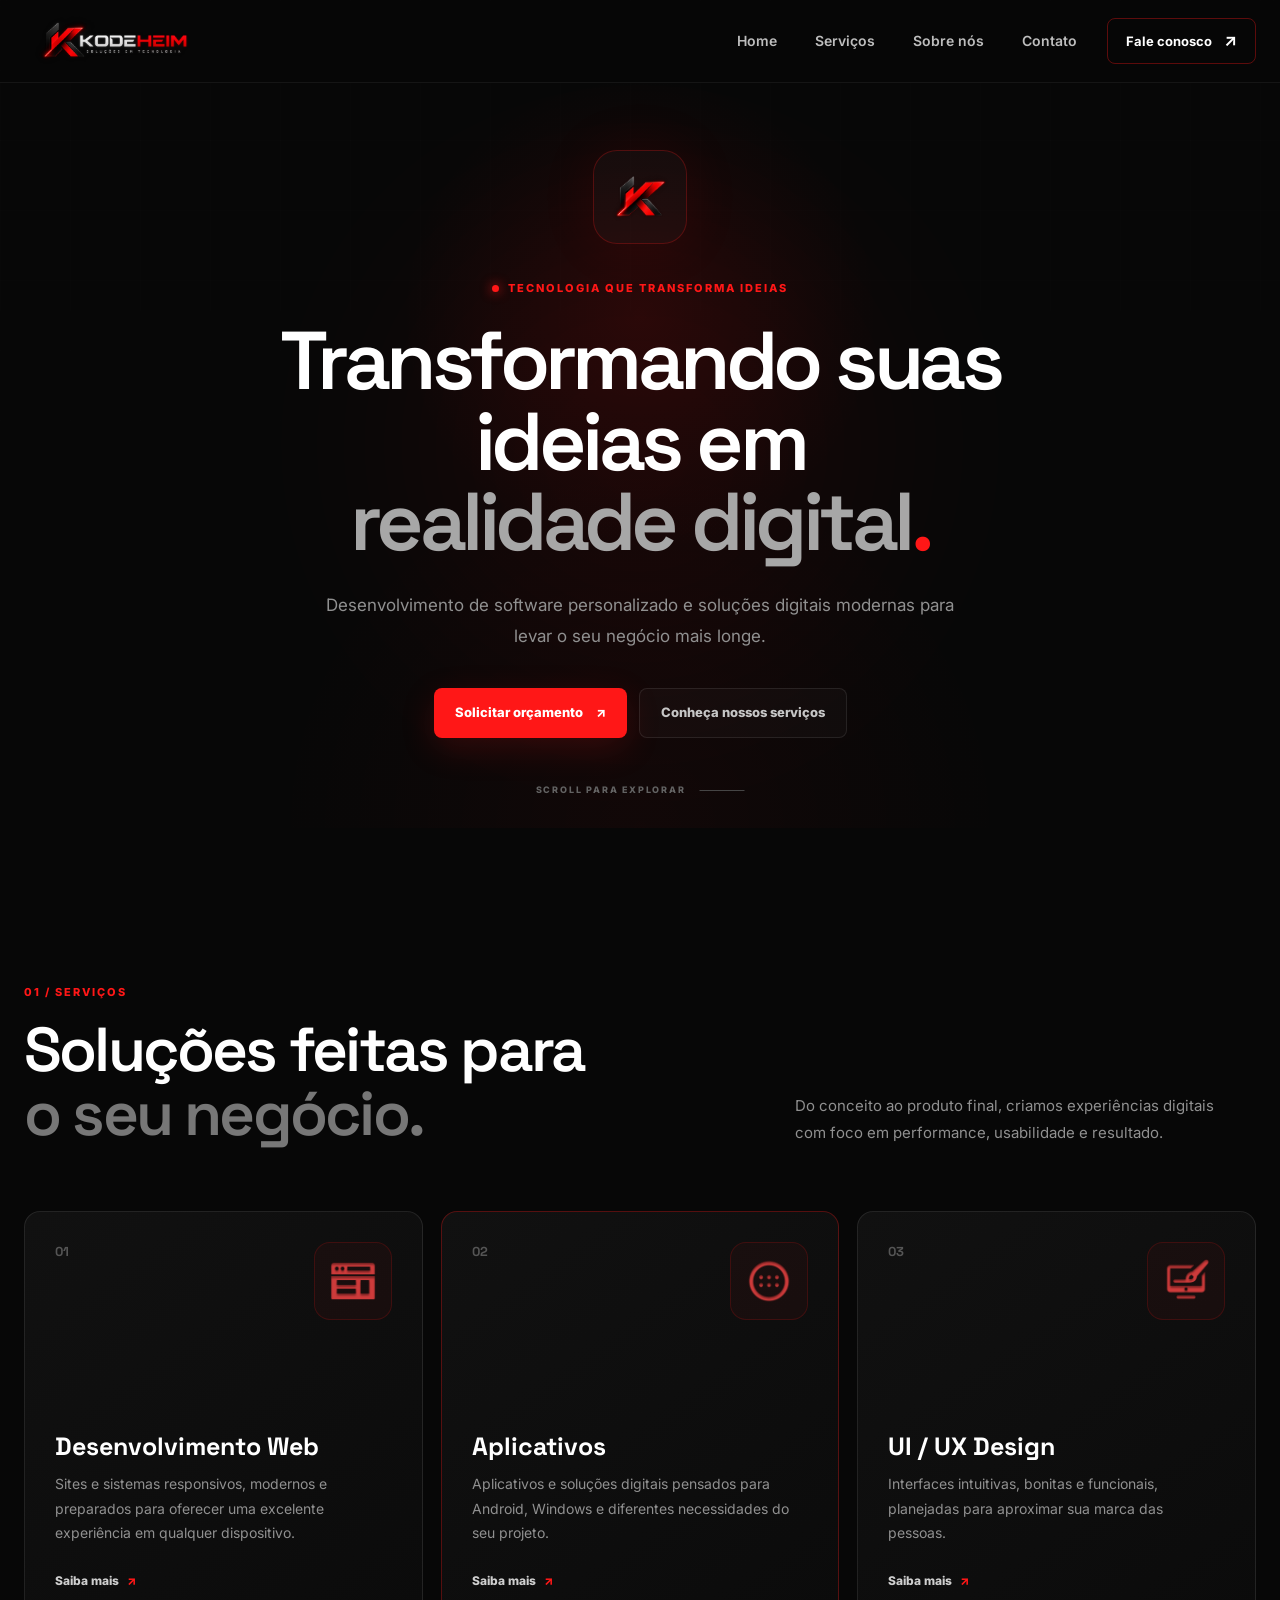
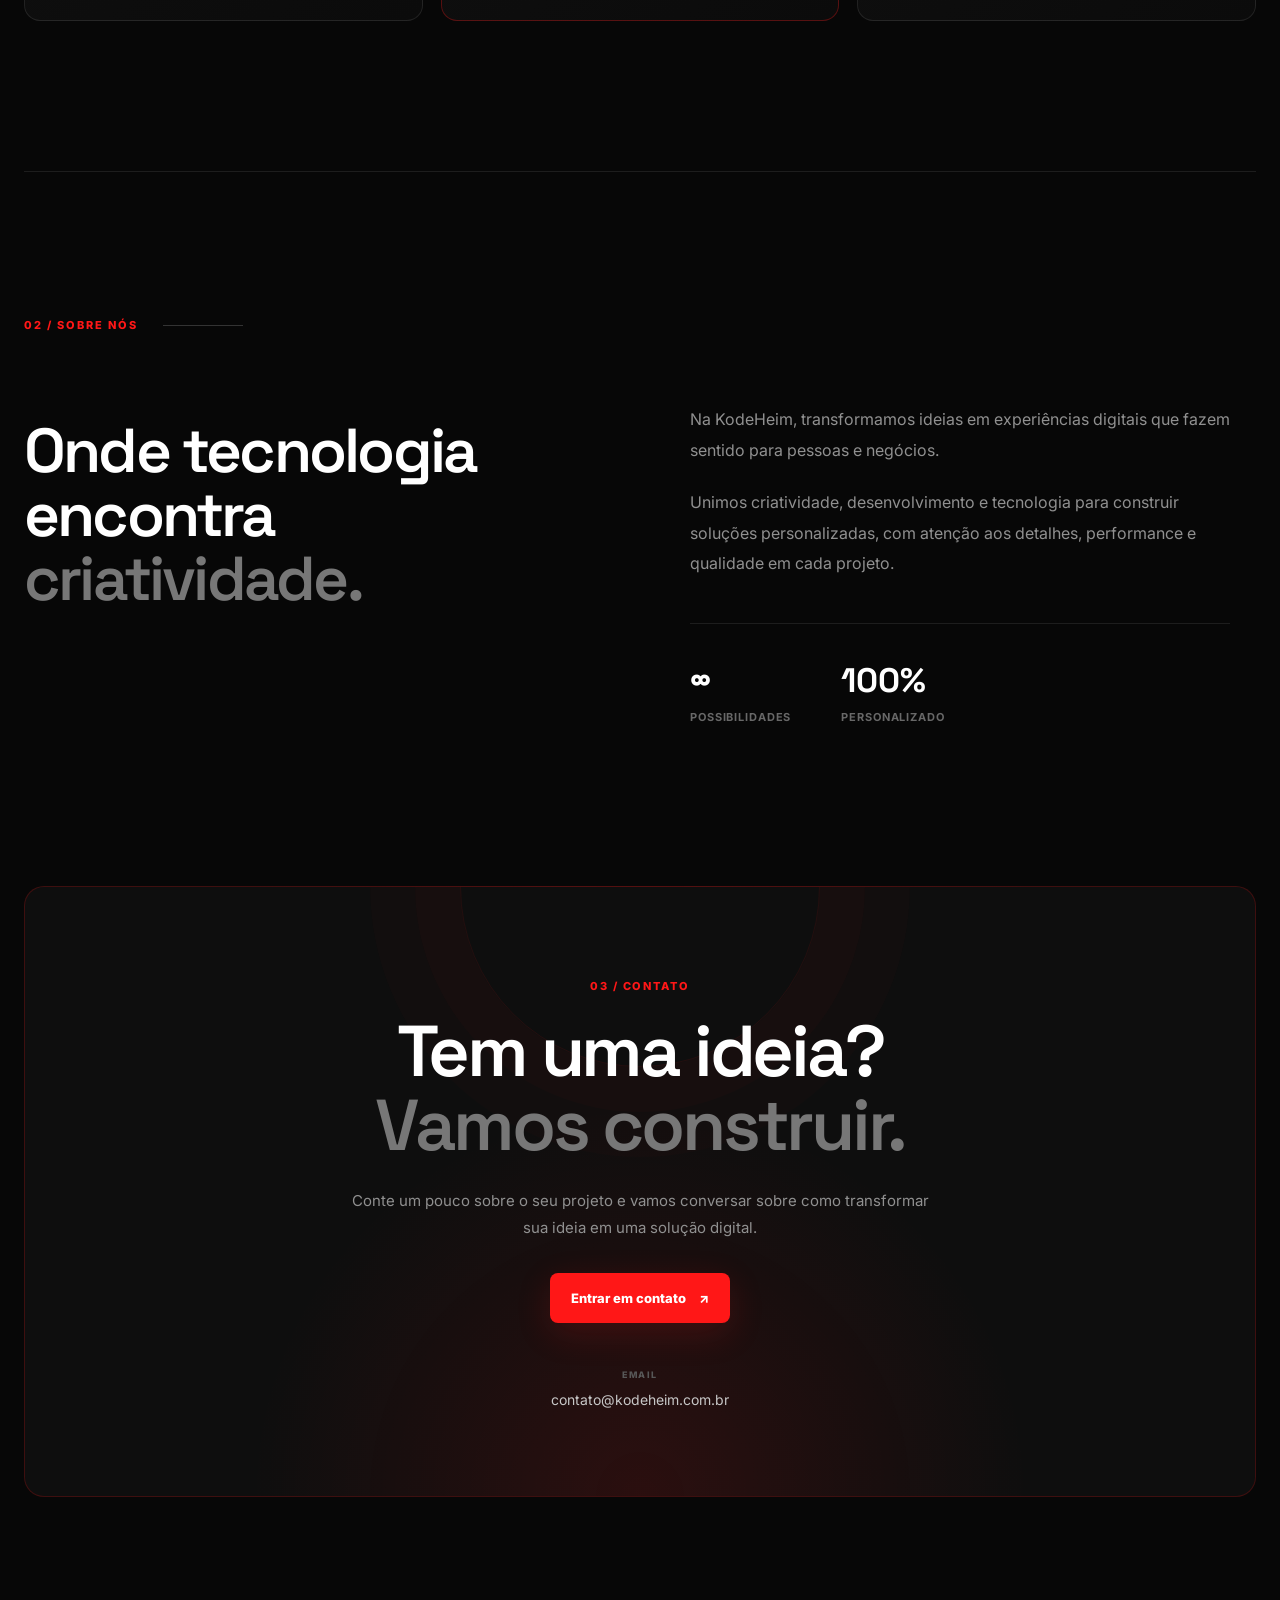
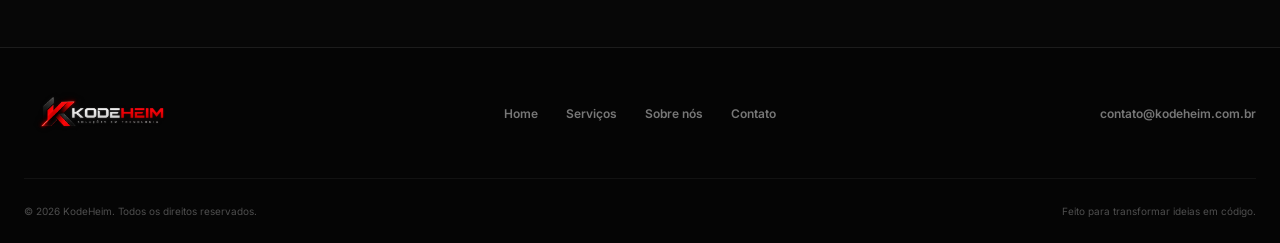
<file: index.html>
<!DOCTYPE html>
<html lang="pt-BR">
<head>
    <meta charset="UTF-8">
    <meta name="viewport" content="width=device-width, initial-scale=1.0">

    <meta name="description" content="KodeHeim — desenvolvimento web, aplicativos e interfaces digitais modernas.">
    <meta name="theme-color" content="#090909">

    <title>KodeHeim | Soluções Digitais</title>

    <link rel="preconnect" href="https://fonts.googleapis.com">
    <link rel="preconnect" href="https://fonts.gstatic.com" crossorigin>
    <link href="https://fonts.googleapis.com/css2?family=Inter:wght@400;500;600;700;800&family=Space+Grotesk:wght@500;600;700&display=swap" rel="stylesheet">

    <link rel="stylesheet" href="style.css">
</head>

<body>
    <header class="topo">
        <div class="container header-container">

            <a class="logo" href="#inicio" aria-label="KodeHeim - início">
                <img src="./assets/logo-kodeheim.png" alt="Logo KodeHeim" class="logo-img">
            </a>

            <!-- Menu CSS-only: não depende de JavaScript -->
            <input class="menu-check" type="checkbox" id="menu-check" aria-label="Abrir menu">
            <label class="menu-toggle" for="menu-check" aria-label="Abrir menu">
                <span></span>
                <span></span>
                <span></span>
            </label>

            <nav class="menu" aria-label="Navegação principal">
                <a href="#inicio">Home</a>
                <a href="#servicos">Serviços</a>
                <a href="#sobre">Sobre nós</a>
                <a href="#contato">Contato</a>
            </nav>

            <a class="header-action" href="#contato">
                <span>Fale conosco</span>
                <span class="arrow">↗</span>
            </a>
        </div>
    </header>

    <main>
        <section class="hero" id="inicio">
            <div class="hero-glow"></div>

            <div class="hero-content">
                <div class="hero-icon">
                    <img src="./assets/Logotipok.png" alt="Ícone da KodeHeim">
                </div>

                <span class="eyebrow"><span></span> tecnologia que transforma ideias</span>

                <h1>
                    Transformando suas ideias em
                    <strong>realidade digital<span>.</span></strong>
                </h1>

                <p>
                    Desenvolvimento de software personalizado e soluções digitais
                    modernas para levar o seu negócio mais longe.
                </p>

                <div class="hero-buttons">
                    <a class="btn btn-primary" href="#contato">
                        Solicitar orçamento
                        <span>↗</span>
                    </a>
                    <a class="btn btn-secondary" href="#servicos">
                        Conheça nossos serviços
                    </a>
                </div>
            </div>

            <div class="hero-bottom">
                <span>SCROLL PARA EXPLORAR</span>
                <span class="scroll-line"></span>
            </div>
        </section>

        <section class="services section" id="servicos">
            <div class="section-heading">
                <div>
                    <span class="section-tag">01 / SERVIÇOS</span>
                    <h2>Soluções feitas para<br><strong>o seu negócio.</strong></h2>
                </div>
                <p>
                    Do conceito ao produto final, criamos experiências digitais
                    com foco em performance, usabilidade e resultado.
                </p>
            </div>

            <div class="services-grid">
                <article class="service-card">
                    <div class="service-top">
                        <span class="service-number">01</span>
                        <div class="service-icon">
                            <img src="./assets/WebService.png" alt="">
                        </div>
                    </div>
                    <h3>Desenvolvimento Web</h3>
                    <p>Sites e sistemas responsivos, modernos e preparados para oferecer uma excelente experiência em qualquer dispositivo.</p>
                    <a href="#contato" class="service-link">Saiba mais <span>↗</span></a>
                </article>

                <article class="service-card featured">
                    <div class="service-top">
                        <span class="service-number">02</span>
                        <div class="service-icon">
                            <img src="./assets/AppService.png" alt="">
                        </div>
                    </div>
                    <h3>Aplicativos</h3>
                    <p>Aplicativos e soluções digitais pensados para Android, Windows e diferentes necessidades do seu projeto.</p>
                    <a href="#contato" class="service-link">Saiba mais <span>↗</span></a>
                </article>

                <article class="service-card">
                    <div class="service-top">
                        <span class="service-number">03</span>
                        <div class="service-icon">
                            <img src="./assets/DesignService.png" alt="">
                        </div>
                    </div>
                    <h3>UI / UX Design</h3>
                    <p>Interfaces intuitivas, bonitas e funcionais, planejadas para aproximar sua marca das pessoas.</p>
                    <a href="#contato" class="service-link">Saiba mais <span>↗</span></a>
                </article>
            </div>
        </section>

        <section class="about section" id="sobre">
            <div class="about-label">
                <span class="section-tag">02 / SOBRE NÓS</span>
                <span class="about-line"></span>
            </div>

            <div class="about-content">
                <div>
                    <h2>Onde tecnologia<br>encontra <strong>criatividade.</strong></h2>
                </div>

                <div class="about-text">
                    <p>
                        Na KodeHeim, transformamos ideias em experiências digitais
                        que fazem sentido para pessoas e negócios.
                    </p>
                    <p>
                        Unimos criatividade, desenvolvimento e tecnologia para
                        construir soluções personalizadas, com atenção aos detalhes,
                        performance e qualidade em cada projeto.
                    </p>

                    <div class="about-stats">
                        <div>
                            <strong>∞</strong>
                            <span>possibilidades</span>
                        </div>
                        <div>
                            <strong>100%</strong>
                            <span>personalizado</span>
                        </div>
                    </div>
                </div>
            </div>
        </section>

        <section class="contact section" id="contato">
            <div class="contact-card">
                <div class="contact-decoration"></div>

                <span class="section-tag">03 / CONTATO</span>
                <h2>Tem uma ideia?<br><strong>Vamos construir.</strong></h2>
                <p>
                    Conte um pouco sobre o seu projeto e vamos conversar
                    sobre como transformar sua ideia em uma solução digital.
                </p>

                <a class="btn btn-primary" href="mailto:contato@kodeheim.com.br">
                    Entrar em contato
                    <span>↗</span>
                </a>

                <div class="contact-email">
                    <span>EMAIL</span>
                    <a href="mailto:contato@kodeheim.com.br">contato@kodeheim.com.br</a>
                </div>
            </div>
        </section>
    </main>

    <footer class="footer">
        <div class="footer-main">
            <a class="footer-logo" href="#inicio">
                <img src="./assets/logo-kodeheim.png" alt="KodeHeim">
            
            </a>

            <div class="footer-nav">
                <a href="#inicio">Home</a>
                <a href="#servicos">Serviços</a>
                <a href="#sobre">Sobre nós</a>
                <a href="#contato">Contato</a>
            </div>

            <a class="footer-mail" href="mailto:contato@kodeheim.com.br">
                contato@kodeheim.com.br
            </a>
        </div>

        <div class="footer-bottom">
            <span>© 2026 KodeHeim. Todos os direitos reservados.</span>
            <span>Feito para transformar ideias em código.</span>
        </div>
    </footer>
</body>
</html>
</file>
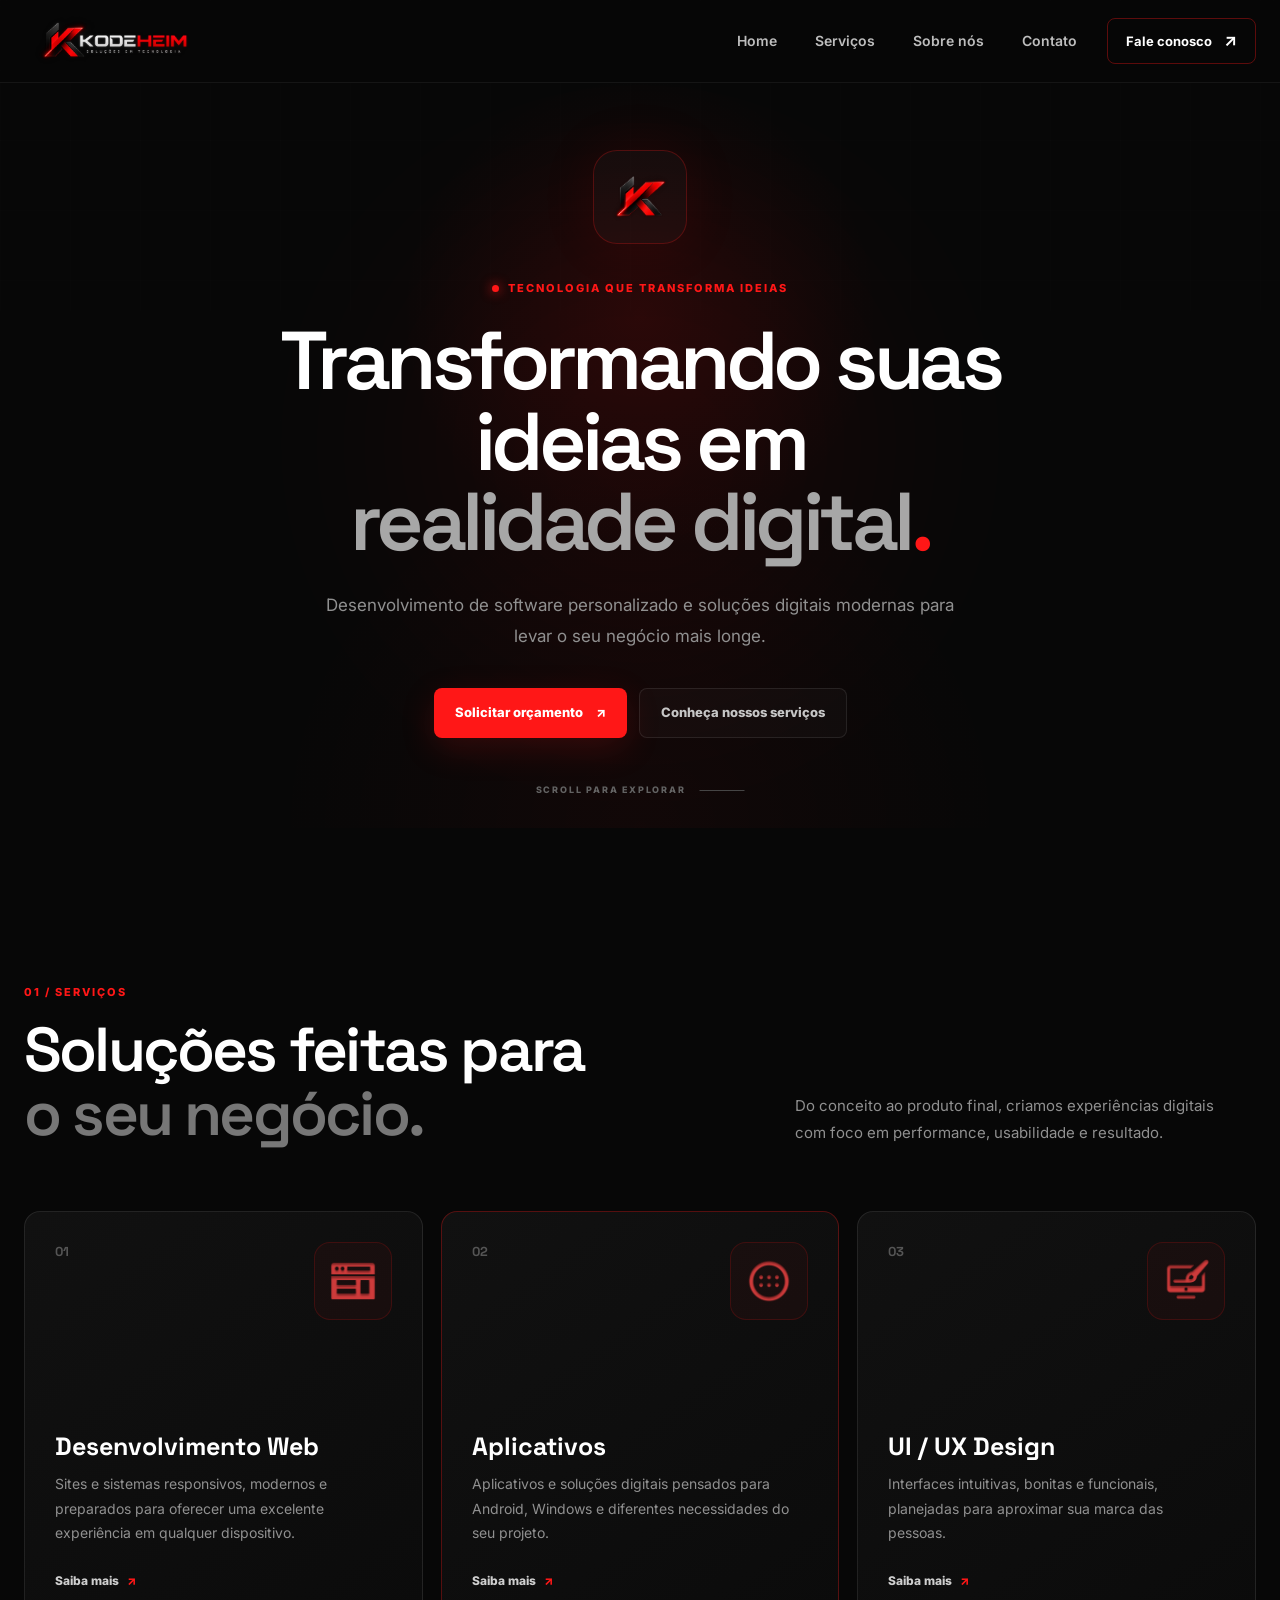
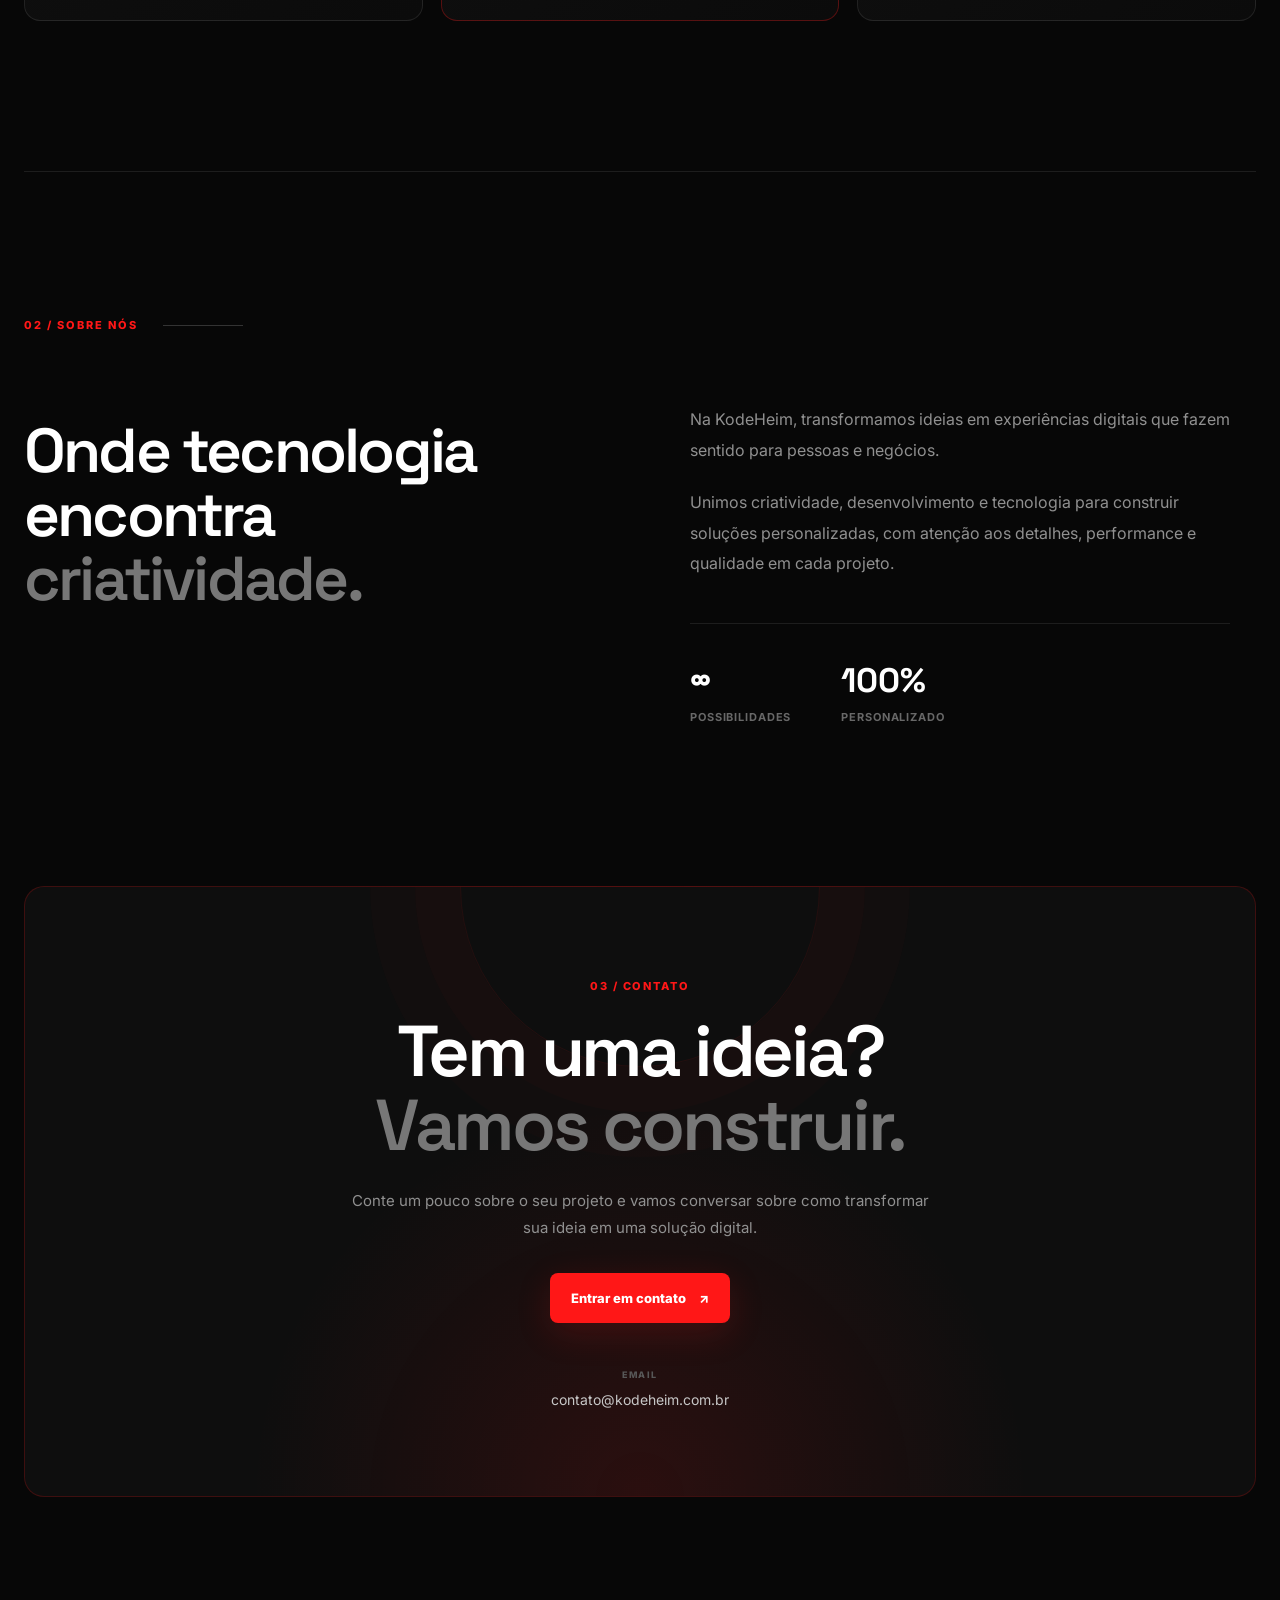
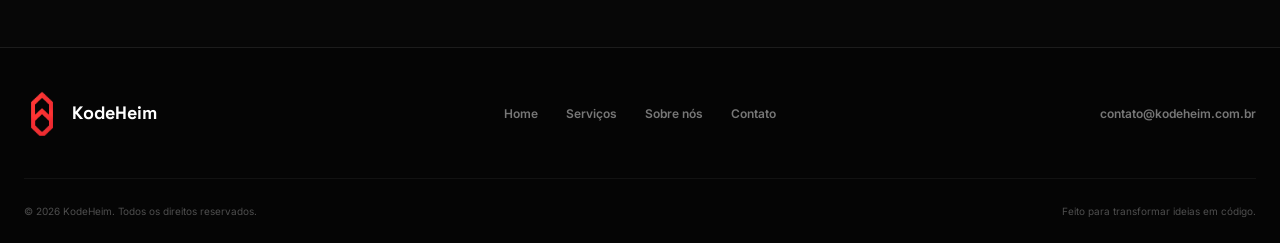
<file: kodeheim/index.html>
<!DOCTYPE html>
<html lang="pt-BR">
<head>
    <meta charset="UTF-8">
    <meta name="viewport" content="width=device-width, initial-scale=1.0">

    <meta name="description" content="KodeHeim — desenvolvimento web, aplicativos e interfaces digitais modernas.">
    <meta name="theme-color" content="#090909">

    <title>KodeHeim | Soluções Digitais</title>

    <link rel="preconnect" href="https://fonts.googleapis.com">
    <link rel="preconnect" href="https://fonts.gstatic.com" crossorigin>
    <link href="https://fonts.googleapis.com/css2?family=Inter:wght@400;500;600;700;800&family=Space+Grotesk:wght@500;600;700&display=swap" rel="stylesheet">

    <link rel="stylesheet" href="style.css">
</head>

<body>
    <header class="topo">
        <div class="container header-container">

            <a class="logo" href="#inicio" aria-label="KodeHeim - início">
                <img src="./assets/logo-kodeheim.png" alt="Logo KodeHeim" class="logo-img">
            </a>

            <!-- Menu CSS-only: não depende de JavaScript -->
            <input class="menu-check" type="checkbox" id="menu-check" aria-label="Abrir menu">
            <label class="menu-toggle" for="menu-check" aria-label="Abrir menu">
                <span></span>
                <span></span>
                <span></span>
            </label>

            <nav class="menu" aria-label="Navegação principal">
                <a href="#inicio">Home</a>
                <a href="#servicos">Serviços</a>
                <a href="#sobre">Sobre nós</a>
                <a href="#contato">Contato</a>
            </nav>

            <a class="header-action" href="#contato">
                <span>Fale conosco</span>
                <span class="arrow">↗</span>
            </a>
        </div>
    </header>

    <main>
        <section class="hero" id="inicio">
            <div class="hero-glow"></div>

            <div class="hero-content">
                <div class="hero-icon">
                    <img src="./assets/Logotipo K Neon Vermelho e Metalizado.png" alt="Ícone da KodeHeim">
                </div>

                <span class="eyebrow"><span></span> tecnologia que transforma ideias</span>

                <h1>
                    Transformando suas ideias em
                    <strong>realidade digital<span>.</span></strong>
                </h1>

                <p>
                    Desenvolvimento de software personalizado e soluções digitais
                    modernas para levar o seu negócio mais longe.
                </p>

                <div class="hero-buttons">
                    <a class="btn btn-primary" href="#contato">
                        Solicitar orçamento
                        <span>↗</span>
                    </a>
                    <a class="btn btn-secondary" href="#servicos">
                        Conheça nossos serviços
                    </a>
                </div>
            </div>

            <div class="hero-bottom">
                <span>SCROLL PARA EXPLORAR</span>
                <span class="scroll-line"></span>
            </div>
        </section>

        <section class="services section" id="servicos">
            <div class="section-heading">
                <div>
                    <span class="section-tag">01 / SERVIÇOS</span>
                    <h2>Soluções feitas para<br><strong>o seu negócio.</strong></h2>
                </div>
                <p>
                    Do conceito ao produto final, criamos experiências digitais
                    com foco em performance, usabilidade e resultado.
                </p>
            </div>

            <div class="services-grid">
                <article class="service-card">
                    <div class="service-top">
                        <span class="service-number">01</span>
                        <div class="service-icon">
                            <img src="./assets/WebService.png" alt="">
                        </div>
                    </div>
                    <h3>Desenvolvimento Web</h3>
                    <p>Sites e sistemas responsivos, modernos e preparados para oferecer uma excelente experiência em qualquer dispositivo.</p>
                    <a href="#contato" class="service-link">Saiba mais <span>↗</span></a>
                </article>

                <article class="service-card featured">
                    <div class="service-top">
                        <span class="service-number">02</span>
                        <div class="service-icon">
                            <img src="./assets/AppService.png" alt="">
                        </div>
                    </div>
                    <h3>Aplicativos</h3>
                    <p>Aplicativos e soluções digitais pensados para Android, Windows e diferentes necessidades do seu projeto.</p>
                    <a href="#contato" class="service-link">Saiba mais <span>↗</span></a>
                </article>

                <article class="service-card">
                    <div class="service-top">
                        <span class="service-number">03</span>
                        <div class="service-icon">
                            <img src="./assets/DesignService.png" alt="">
                        </div>
                    </div>
                    <h3>UI / UX Design</h3>
                    <p>Interfaces intuitivas, bonitas e funcionais, planejadas para aproximar sua marca das pessoas.</p>
                    <a href="#contato" class="service-link">Saiba mais <span>↗</span></a>
                </article>
            </div>
        </section>

        <section class="about section" id="sobre">
            <div class="about-label">
                <span class="section-tag">02 / SOBRE NÓS</span>
                <span class="about-line"></span>
            </div>

            <div class="about-content">
                <div>
                    <h2>Onde tecnologia<br>encontra <strong>criatividade.</strong></h2>
                </div>

                <div class="about-text">
                    <p>
                        Na KodeHeim, transformamos ideias em experiências digitais
                        que fazem sentido para pessoas e negócios.
                    </p>
                    <p>
                        Unimos criatividade, desenvolvimento e tecnologia para
                        construir soluções personalizadas, com atenção aos detalhes,
                        performance e qualidade em cada projeto.
                    </p>

                    <div class="about-stats">
                        <div>
                            <strong>∞</strong>
                            <span>possibilidades</span>
                        </div>
                        <div>
                            <strong>100%</strong>
                            <span>personalizado</span>
                        </div>
                    </div>
                </div>
            </div>
        </section>

        <section class="contact section" id="contato">
            <div class="contact-card">
                <div class="contact-decoration"></div>

                <span class="section-tag">03 / CONTATO</span>
                <h2>Tem uma ideia?<br><strong>Vamos construir.</strong></h2>
                <p>
                    Conte um pouco sobre o seu projeto e vamos conversar
                    sobre como transformar sua ideia em uma solução digital.
                </p>

                <a class="btn btn-primary" href="mailto:contato@kodeheim.com.br">
                    Entrar em contato
                    <span>↗</span>
                </a>

                <div class="contact-email">
                    <span>EMAIL</span>
                    <a href="mailto:contato@kodeheim.com.br">contato@kodeheim.com.br</a>
                </div>
            </div>
        </section>
    </main>

    <footer class="footer">
        <div class="footer-main">
            <a class="footer-logo" href="#inicio">
                <img src="./assets/logo.png" alt="KodeHeim">
                <span>KodeHeim</span>
            </a>

            <div class="footer-nav">
                <a href="#inicio">Home</a>
                <a href="#servicos">Serviços</a>
                <a href="#sobre">Sobre nós</a>
                <a href="#contato">Contato</a>
            </div>

            <a class="footer-mail" href="mailto:contato@kodeheim.com.br">
                contato@kodeheim.com.br
            </a>
        </div>

        <div class="footer-bottom">
            <span>© 2026 KodeHeim. Todos os direitos reservados.</span>
            <span>Feito para transformar ideias em código.</span>
        </div>
    </footer>
</body>
</html>
</file>
<file: style.css>
@import url("https://fonts.googleapis.com/css2?family=Inter:wght@400;500;600;700;800&family=Space+Grotesk:wght@500;600;700&display=swap");

:root {
    --black: #070707;
    --black-soft: #0d0d0d;
    --card: #111111;
    --card-hover: #151515;
    --white: #ffffff;
    --text: #e9e9e9;
    --muted: #909090;
    --muted-light: #b4b4b4;
    --red: #ff1717;
    --red-dark: #c90000;
    --border: rgba(255, 255, 255, 0.09);
    --max-width: 1240px;
}

* {
    margin: 0;
    padding: 0;
    box-sizing: border-box;
}

html {
    scroll-behavior: smooth;
    scroll-padding-top: 100px;
}

body {
    background: var(--black);
    color: var(--text);
    font-family: "Inter", sans-serif;
    line-height: 1.6;
    overflow-x: hidden;
}

body::selection {
    background: var(--red);
    color: var(--white);
}

a {
    color: inherit;
    text-decoration: none;
}

img {
    display: block;
    max-width: 100%;
}

.container,
.section {
    width: min(calc(100% - 48px), var(--max-width));
    margin-inline: auto;
}

/* =========================
   HEADER
========================= */

.topo {
    position: fixed;
    z-index: 1000;
    top: 0;
    left: 0;
    width: 100%;
    background: rgba(7, 7, 7, 0.78);
    border-bottom: 1px solid rgba(255, 255, 255, 0.06);
    backdrop-filter: blur(18px);
    -webkit-backdrop-filter: blur(18px);
}

.header-container {
    min-height: 82px;
    display: flex;
    align-items: center;
    justify-content: space-between;
    gap: 30px;
}

.logo {
    
    height: 70px;
    object-fit: contain;
}
.logo-img  {
    width: 100%;
    height: 100%;
    object-fit: contain;
}
.menu {
    display: flex;
    align-items: center;
    justify-content: center;
    gap: 38px;
    margin-left: auto;
}

.menu a {
    position: relative;
    color: #bdbdbd;
    font-size: 14px;
    font-weight: 600;
    transition: color 0.25s ease;
}

.menu a::after {
    content: "";
    position: absolute;
    left: 0;
    bottom: -8px;
    width: 0;
    height: 2px;
    background: var(--red);
    transition: width 0.25s ease;
}

.menu a:hover {
    color: var(--white);
}

.menu a:hover::after {
    width: 100%;
}

.header-action {
    display: inline-flex;
    align-items: center;
    gap: 12px;
    padding: 12px 18px;
    border: 1px solid rgba(255, 23, 23, 0.35);
    border-radius: 8px;
    color: var(--white);
    font-size: 13px;
    font-weight: 700;
    transition: 0.25s ease;
}

.header-action:hover {
    background: var(--red);
    border-color: var(--red);
    transform: translateY(-2px);
}

.arrow {
    font-size: 17px;
    line-height: 1;
}

.menu-check,
.menu-toggle {
    display: none;
}

/* =========================
   HERO
========================= */

.hero {
    position: relative;
    min-height: 100vh;
    min-height: 760px;
    padding: 150px 24px 90px;
    display: flex;
    justify-content: center;
    align-items: center;
    text-align: center;
    overflow: hidden;
    background:
        radial-gradient(circle at 50% 38%, rgba(255, 23, 23, 0.10), transparent 29%),
        radial-gradient(circle at 50% 100%, rgba(255, 23, 23, 0.045), transparent 35%),
        var(--black);
}

.hero::before {
    content: "";
    position: absolute;
    inset: 0;
    pointer-events: none;
    opacity: 0.25;
    background-image:
        linear-gradient(rgba(255,255,255,0.035) 1px, transparent 1px),
        linear-gradient(90deg, rgba(255,255,255,0.035) 1px, transparent 1px);
    background-size: 70px 70px;
    mask-image: linear-gradient(to bottom, black, transparent 75%);
}

.hero-glow {
    position: absolute;
    width: 460px;
    height: 460px;
    border-radius: 50%;
    background: var(--red);
    opacity: 0.06;
    filter: blur(100px);
    pointer-events: none;
}

.hero-content {
    position: relative;
    z-index: 1;
    width: min(900px, 100%);
}

.hero-icon {
    width: 94px;
    height: 94px;
    margin: 0 auto 30px;
    padding: 15px;
    display: grid;
    place-items: center;
    border: 1px solid rgba(255, 23, 23, 0.25);
    border-radius: 24px;
    background: rgba(255, 255, 255, 0.025);
    box-shadow: 0 0 60px rgba(255, 23, 23, 0.08);
}

.hero-icon img {
    width: 62px;
    height: 62px;
    object-fit: contain;
}

.eyebrow,
.section-tag {
    color: var(--red);
    font-size: 11px;
    font-weight: 800;
    letter-spacing: 0.18em;
    text-transform: uppercase;
}

.eyebrow {
    display: inline-flex;
    align-items: center;
    gap: 9px;
    margin-bottom: 24px;
}

.eyebrow > span {
    width: 7px;
    height: 7px;
    border-radius: 50%;
    background: var(--red);
    box-shadow: 0 0 12px var(--red);
}

.hero h1 {
    max-width: 850px;
    margin: 0 auto;
    color: var(--white);
    font-family: "Space Grotesk", sans-serif;
    font-size: clamp(44px, 7vw, 82px);
    line-height: 0.98;
    letter-spacing: -0.055em;
    font-weight: 600;
}

.hero h1 strong {
    display: block;
    color: #a7a7a7;
    font-weight: 600;
}

.hero h1 strong span {
    color: var(--red);
}

.hero-content > p {
    max-width: 650px;
    margin: 28px auto 0;
    color: var(--muted);
    font-size: 17px;
    line-height: 1.8;
}

.hero-buttons {
    margin-top: 36px;
    display: flex;
    align-items: center;
    justify-content: center;
    gap: 12px;
    flex-wrap: wrap;
}

.btn {
    min-height: 50px;
    padding: 0 21px;
    display: inline-flex;
    align-items: center;
    justify-content: center;
    gap: 13px;
    border-radius: 8px;
    font-size: 13px;
    font-weight: 800;
    transition: 0.25s ease;
}

.btn-primary {
    color: var(--white);
    background: var(--red);
    box-shadow: 0 10px 35px rgba(255, 23, 23, 0.16);
}

.btn-primary:hover {
    background: #e50000;
    transform: translateY(-3px);
    box-shadow: 0 15px 40px rgba(255, 23, 23, 0.25);
}

.btn-secondary {
    color: #c6c6c6;
    border: 1px solid var(--border);
    background: rgba(255, 255, 255, 0.025);
}

.btn-secondary:hover {
    color: var(--white);
    border-color: rgba(255, 23, 23, 0.35);
    background: rgba(255, 23, 23, 0.05);
}

.hero-bottom {
    position: absolute;
    z-index: 1;
    bottom: 30px;
    left: 50%;
    transform: translateX(-50%);
    display: flex;
    align-items: center;
    gap: 14px;
    color: #626262;
    font-size: 9px;
    font-weight: 800;
    letter-spacing: 0.2em;
}

.scroll-line {
    width: 45px;
    height: 1px;
    background: #454545;
}

/* =========================
   SERVICES
========================= */

.services {
    padding-top: 150px;
    padding-bottom: 150px;
}

.section-heading {
    display: grid;
    grid-template-columns: 1.2fr 0.8fr;
    gap: 80px;
    align-items: end;
    margin-bottom: 65px;
}

.section-heading h2,
.about h2,
.contact h2 {
    margin-top: 15px;
    color: var(--white);
    font-family: "Space Grotesk", sans-serif;
    font-size: clamp(38px, 5vw, 62px);
    line-height: 1.03;
    letter-spacing: -0.045em;
    font-weight: 600;
}

.section-heading h2 strong,
.about h2 strong,
.contact h2 strong {
    color: #777;
    font-weight: 600;
}

.section-heading > p {
    max-width: 420px;
    color: var(--muted);
    font-size: 15px;
    line-height: 1.8;
}

.services-grid {
    display: grid;
    grid-template-columns: repeat(3, 1fr);
    gap: 18px;
}

.service-card {
    position: relative;
    min-height: 410px;
    padding: 30px;
    display: flex;
    flex-direction: column;
    border: 1px solid var(--border);
    border-radius: 16px;
    background: linear-gradient(145deg, #111 0%, #0b0b0b 100%);
    overflow: hidden;
    transition: 0.35s ease;
}

.service-card::before {
    content: "";
    position: absolute;
    top: -100px;
    right: -100px;
    width: 220px;
    height: 220px;
    border-radius: 50%;
    background: var(--red);
    opacity: 0;
    filter: blur(80px);
    transition: opacity 0.35s ease;
}

.service-card:hover {
    transform: translateY(-7px);
    border-color: rgba(255, 23, 23, 0.35);
    background: var(--card-hover);
}

.service-card:hover::before {
    opacity: 0.12;
}

.service-card.featured {
    border-color: rgba(255, 23, 23, 0.3);
}

.service-top {
    position: relative;
    z-index: 1;
    display: flex;
    align-items: flex-start;
    justify-content: space-between;
}

.service-number {
    color: #555;
    font-family: "Space Grotesk", sans-serif;
    font-size: 13px;
    font-weight: 700;
}

.service-icon {
    width: 78px;
    height: 78px;
    display: grid;
    place-items: center;
    border: 1px solid rgba(255, 23, 23, 0.17);
    border-radius: 16px;
    background: rgba(255, 23, 23, 0.045);
}

.service-icon img {
    width: 48px;
    height: 48px;
    object-fit: contain;
}

.service-card h3 {
    position: relative;
    z-index: 1;
    margin-top: auto;
    margin-bottom: 12px;
    color: var(--white);
    font-family: "Space Grotesk", sans-serif;
    font-size: 25px;
    line-height: 1.1;
}

.service-card p {
    position: relative;
    z-index: 1;
    color: var(--muted);
    font-size: 14px;
    line-height: 1.75;
}

.service-link {
    position: relative;
    z-index: 1;
    width: fit-content;
    margin-top: 25px;
    color: #cfcfcf;
    font-size: 12px;
    font-weight: 800;
    transition: 0.25s ease;
}

.service-link span {
    margin-left: 5px;
    color: var(--red);
}

.service-link:hover {
    color: var(--red);
}

/* =========================
   ABOUT
========================= */

.about {
    padding-top: 145px;
    padding-bottom: 150px;
    border-top: 1px solid var(--border);
}

.about-label {
    display: flex;
    align-items: center;
    gap: 25px;
    margin-bottom: 70px;
}

.about-line {
    width: 80px;
    height: 1px;
    background: #333;
}

.about-content {
    display: grid;
    grid-template-columns: 1fr 1fr;
    gap: 100px;
}

.about-text {
    max-width: 540px;
}

.about-text > p {
    margin-bottom: 22px;
    color: var(--muted);
    font-size: 16px;
    line-height: 1.9;
}

.about-stats {
    display: flex;
    gap: 50px;
    margin-top: 45px;
    padding-top: 30px;
    border-top: 1px solid var(--border);
}

.about-stats div {
    display: flex;
    flex-direction: column;
}

.about-stats strong {
    color: var(--white);
    font-family: "Space Grotesk", sans-serif;
    font-size: 34px;
}

.about-stats span {
    color: #686868;
    font-size: 11px;
    font-weight: 700;
    letter-spacing: 0.08em;
    text-transform: uppercase;
}

/* =========================
   CONTACT
========================= */

.contact {
    padding-top: 10px;
    padding-bottom: 150px;
}

.contact-card {
    position: relative;
    padding: 85px 40px;
    text-align: center;
    border: 1px solid rgba(255, 23, 23, 0.2);
    border-radius: 20px;
    background:
        radial-gradient(circle at 50% 100%, rgba(255, 23, 23, 0.12), transparent 45%),
        #0e0e0e;
    overflow: hidden;
}

.contact-decoration {
    position: absolute;
    top: -180px;
    left: 50%;
    width: 360px;
    height: 360px;
    transform: translateX(-50%);
    border-radius: 50%;
    border: 1px solid rgba(255, 23, 23, 0.09);
    box-shadow:
        0 0 0 45px rgba(255, 23, 23, 0.02),
        0 0 0 90px rgba(255, 23, 23, 0.015);
}

.contact-card > *:not(.contact-decoration) {
    position: relative;
    z-index: 1;
}

.contact h2 {
    margin-top: 16px;
    font-size: clamp(42px, 6vw, 72px);
}

.contact-card > p {
    max-width: 590px;
    margin: 25px auto 32px;
    color: var(--muted);
    font-size: 15px;
    line-height: 1.8;
}

.contact-email {
    margin-top: 45px;
    display: flex;
    flex-direction: column;
    gap: 6px;
}

.contact-email span {
    color: #575757;
    font-size: 9px;
    font-weight: 800;
    letter-spacing: 0.18em;
}

.contact-email a {
    color: #c7c7c7;
    font-size: 14px;
    transition: color 0.2s ease;
}

.contact-email a:hover {
    color: var(--red);
}

/* =========================
   FOOTER
========================= */

.footer {
    border-top: 1px solid var(--border);
    background: #050505;
}

.footer-main,
.footer-bottom {
    width: min(calc(100% - 48px), var(--max-width));
    margin-inline: auto;
}

.footer-main {
    min-height: 130px;
    display: grid;
    grid-template-columns: 1fr auto 1fr;
    align-items: center;
    gap: 30px;
}

.footer-logo {
    display: flex;
    align-items: center;
    gap: 12px;
    color: var(--white);
    font-family: "Space Grotesk", sans-serif;
    font-weight: 700;
    width: 150px;
}

.footer-logo img {
    width: 100%;
    height: 100%px;
    object-fit: contain;
}

.footer-nav {
    display: flex;
    gap: 28px;
}

.footer-nav a,
.footer-mail {
    color: #777;
    font-size: 12px;
    font-weight: 600;
    transition: color 0.2s ease;
}

.footer-nav a:hover,
.footer-mail:hover {
    color: var(--white);
}

.footer-mail {
    justify-self: end;
}

.footer-bottom {
    min-height: 65px;
    display: flex;
    justify-content: space-between;
    align-items: center;
    border-top: 1px solid rgba(255, 255, 255, 0.05);
    color: #4e4e4e;
    font-size: 10px;
}

/* =========================
   RESPONSIVE
========================= */

@media (max-width: 900px) {
    .menu {
        gap: 20px;
    }

    .header-action span:first-child {
        display: none;
    }

    .header-action {
        padding: 12px 14px;
    }

    .section-heading {
        grid-template-columns: 1fr;
        gap: 25px;
    }

    .services-grid {
        grid-template-columns: 1fr;
    }

    .service-card {
        min-height: 340px;
    }

    .about-content {
        grid-template-columns: 1fr;
        gap: 45px;
    }

    .footer-main {
        grid-template-columns: 1fr;
        padding: 35px 0;
    }

    .footer-nav {
        flex-wrap: wrap;
    }

    .footer-mail {
        justify-self: start;
    }
}

@media (max-width: 680px) {
    .container,
    .section,
    .footer-main,
    .footer-bottom {
        width: min(calc(100% - 32px), var(--max-width));
    }

    .header-container {
        min-height: 72px;
    }

    .logo img {
        width: 43px;
        height: 55px;
    }

    .header-action {
        display: none;
    }

    .menu-toggle {
        width: 34px;
        height: 28px;
        margin-left: auto;
        display: flex;
        flex-direction: column;
        justify-content: space-between;
        cursor: pointer;
    }

    .menu-toggle span {
        width: 100%;
        height: 2px;
        background: var(--white);
        transition: 0.25s ease;
    }

    .menu {
        position: absolute;
        top: 72px;
        left: 0;
        width: 100%;
        padding: 25px 20px 30px;
        display: none;
        flex-direction: column;
        align-items: flex-start;
        gap: 22px;
        border-bottom: 1px solid var(--border);
        background: rgba(7, 7, 7, 0.98);
    }

    .menu-check:checked ~ .menu {
        display: flex;
    }

    .menu-check:checked + .menu-toggle span:nth-child(1) {
        transform: translateY(13px) rotate(45deg);
    }

    .menu-check:checked + .menu-toggle span:nth-child(2) {
        opacity: 0;
    }

    .menu-check:checked + .menu-toggle span:nth-child(3) {
        transform: translateY(-13px) rotate(-45deg);
    }

    .hero {
        min-height: 700px;
        padding: 120px 16px 90px;
    }

    .hero-icon {
        width: 78px;
        height: 78px;
        border-radius: 19px;
    }

    .hero-icon img {
        width: 52px;
        height: 52px;
    }

    .hero h1 {
        font-size: clamp(40px, 12vw, 60px);
    }

    .hero-content > p {
        font-size: 15px;
    }

    .hero-buttons {
        flex-direction: column;
    }

    .btn {
        width: 100%;
        max-width: 310px;
    }

    .hero-bottom {
        display: none;
    }

    .services,
    .about {
        padding-top: 100px;
        padding-bottom: 100px;
    }

    .section-heading {
        margin-bottom: 40px;
    }

    .section-heading h2,
    .about h2 {
        font-size: 42px;
    }

    .service-card {
        min-height: 330px;
        padding: 24px;
    }

    .about-label {
        margin-bottom: 45px;
    }

    .about-stats {
        gap: 35px;
    }

    .contact {
        padding-bottom: 100px;
    }

    .contact-card {
        padding: 65px 20px;
    }

    .contact h2 {
        font-size: 43px;
    }

    .footer-bottom {
        padding: 22px 0;
        flex-direction: column;
        align-items: flex-start;
        gap: 7px;
    }
}

@media (max-width: 400px) {
    .hero h1,
    .section-heading h2,
    .about h2,
    .contact h2 {
        font-size: 37px;
    }

    .service-card h3 {
        font-size: 22px;
    }
}
</file>
<file: kodeheim/style.css>
@import url("https://fonts.googleapis.com/css2?family=Inter:wght@400;500;600;700;800&family=Space+Grotesk:wght@500;600;700&display=swap");

:root {
    --black: #070707;
    --black-soft: #0d0d0d;
    --card: #111111;
    --card-hover: #151515;
    --white: #ffffff;
    --text: #e9e9e9;
    --muted: #909090;
    --muted-light: #b4b4b4;
    --red: #ff1717;
    --red-dark: #c90000;
    --border: rgba(255, 255, 255, 0.09);
    --max-width: 1240px;
}

* {
    margin: 0;
    padding: 0;
    box-sizing: border-box;
}

html {
    scroll-behavior: smooth;
    scroll-padding-top: 100px;
}

body {
    background: var(--black);
    color: var(--text);
    font-family: "Inter", sans-serif;
    line-height: 1.6;
    overflow-x: hidden;
}

body::selection {
    background: var(--red);
    color: var(--white);
}

a {
    color: inherit;
    text-decoration: none;
}

img {
    display: block;
    max-width: 100%;
}

.container,
.section {
    width: min(calc(100% - 48px), var(--max-width));
    margin-inline: auto;
}

/* =========================
   HEADER
========================= */

.topo {
    position: fixed;
    z-index: 1000;
    top: 0;
    left: 0;
    width: 100%;
    background: rgba(7, 7, 7, 0.78);
    border-bottom: 1px solid rgba(255, 255, 255, 0.06);
    backdrop-filter: blur(18px);
    -webkit-backdrop-filter: blur(18px);
}

.header-container {
    min-height: 82px;
    display: flex;
    align-items: center;
    justify-content: space-between;
    gap: 30px;
}

.logo {
    
    height: 70px;
    object-fit: contain;
}
.logo-img  {
    width: 100%;
    height: 100%;
    object-fit: contain;
}
.menu {
    display: flex;
    align-items: center;
    justify-content: center;
    gap: 38px;
    margin-left: auto;
}

.menu a {
    position: relative;
    color: #bdbdbd;
    font-size: 14px;
    font-weight: 600;
    transition: color 0.25s ease;
}

.menu a::after {
    content: "";
    position: absolute;
    left: 0;
    bottom: -8px;
    width: 0;
    height: 2px;
    background: var(--red);
    transition: width 0.25s ease;
}

.menu a:hover {
    color: var(--white);
}

.menu a:hover::after {
    width: 100%;
}

.header-action {
    display: inline-flex;
    align-items: center;
    gap: 12px;
    padding: 12px 18px;
    border: 1px solid rgba(255, 23, 23, 0.35);
    border-radius: 8px;
    color: var(--white);
    font-size: 13px;
    font-weight: 700;
    transition: 0.25s ease;
}

.header-action:hover {
    background: var(--red);
    border-color: var(--red);
    transform: translateY(-2px);
}

.arrow {
    font-size: 17px;
    line-height: 1;
}

.menu-check,
.menu-toggle {
    display: none;
}

/* =========================
   HERO
========================= */

.hero {
    position: relative;
    min-height: 100vh;
    min-height: 760px;
    padding: 150px 24px 90px;
    display: flex;
    justify-content: center;
    align-items: center;
    text-align: center;
    overflow: hidden;
    background:
        radial-gradient(circle at 50% 38%, rgba(255, 23, 23, 0.10), transparent 29%),
        radial-gradient(circle at 50% 100%, rgba(255, 23, 23, 0.045), transparent 35%),
        var(--black);
}

.hero::before {
    content: "";
    position: absolute;
    inset: 0;
    pointer-events: none;
    opacity: 0.25;
    background-image:
        linear-gradient(rgba(255,255,255,0.035) 1px, transparent 1px),
        linear-gradient(90deg, rgba(255,255,255,0.035) 1px, transparent 1px);
    background-size: 70px 70px;
    mask-image: linear-gradient(to bottom, black, transparent 75%);
}

.hero-glow {
    position: absolute;
    width: 460px;
    height: 460px;
    border-radius: 50%;
    background: var(--red);
    opacity: 0.06;
    filter: blur(100px);
    pointer-events: none;
}

.hero-content {
    position: relative;
    z-index: 1;
    width: min(900px, 100%);
}

.hero-icon {
    width: 94px;
    height: 94px;
    margin: 0 auto 30px;
    padding: 15px;
    display: grid;
    place-items: center;
    border: 1px solid rgba(255, 23, 23, 0.25);
    border-radius: 24px;
    background: rgba(255, 255, 255, 0.025);
    box-shadow: 0 0 60px rgba(255, 23, 23, 0.08);
}

.hero-icon img {
    width: 62px;
    height: 62px;
    object-fit: contain;
}

.eyebrow,
.section-tag {
    color: var(--red);
    font-size: 11px;
    font-weight: 800;
    letter-spacing: 0.18em;
    text-transform: uppercase;
}

.eyebrow {
    display: inline-flex;
    align-items: center;
    gap: 9px;
    margin-bottom: 24px;
}

.eyebrow > span {
    width: 7px;
    height: 7px;
    border-radius: 50%;
    background: var(--red);
    box-shadow: 0 0 12px var(--red);
}

.hero h1 {
    max-width: 850px;
    margin: 0 auto;
    color: var(--white);
    font-family: "Space Grotesk", sans-serif;
    font-size: clamp(44px, 7vw, 82px);
    line-height: 0.98;
    letter-spacing: -0.055em;
    font-weight: 600;
}

.hero h1 strong {
    display: block;
    color: #a7a7a7;
    font-weight: 600;
}

.hero h1 strong span {
    color: var(--red);
}

.hero-content > p {
    max-width: 650px;
    margin: 28px auto 0;
    color: var(--muted);
    font-size: 17px;
    line-height: 1.8;
}

.hero-buttons {
    margin-top: 36px;
    display: flex;
    align-items: center;
    justify-content: center;
    gap: 12px;
    flex-wrap: wrap;
}

.btn {
    min-height: 50px;
    padding: 0 21px;
    display: inline-flex;
    align-items: center;
    justify-content: center;
    gap: 13px;
    border-radius: 8px;
    font-size: 13px;
    font-weight: 800;
    transition: 0.25s ease;
}

.btn-primary {
    color: var(--white);
    background: var(--red);
    box-shadow: 0 10px 35px rgba(255, 23, 23, 0.16);
}

.btn-primary:hover {
    background: #e50000;
    transform: translateY(-3px);
    box-shadow: 0 15px 40px rgba(255, 23, 23, 0.25);
}

.btn-secondary {
    color: #c6c6c6;
    border: 1px solid var(--border);
    background: rgba(255, 255, 255, 0.025);
}

.btn-secondary:hover {
    color: var(--white);
    border-color: rgba(255, 23, 23, 0.35);
    background: rgba(255, 23, 23, 0.05);
}

.hero-bottom {
    position: absolute;
    z-index: 1;
    bottom: 30px;
    left: 50%;
    transform: translateX(-50%);
    display: flex;
    align-items: center;
    gap: 14px;
    color: #626262;
    font-size: 9px;
    font-weight: 800;
    letter-spacing: 0.2em;
}

.scroll-line {
    width: 45px;
    height: 1px;
    background: #454545;
}

/* =========================
   SERVICES
========================= */

.services {
    padding-top: 150px;
    padding-bottom: 150px;
}

.section-heading {
    display: grid;
    grid-template-columns: 1.2fr 0.8fr;
    gap: 80px;
    align-items: end;
    margin-bottom: 65px;
}

.section-heading h2,
.about h2,
.contact h2 {
    margin-top: 15px;
    color: var(--white);
    font-family: "Space Grotesk", sans-serif;
    font-size: clamp(38px, 5vw, 62px);
    line-height: 1.03;
    letter-spacing: -0.045em;
    font-weight: 600;
}

.section-heading h2 strong,
.about h2 strong,
.contact h2 strong {
    color: #777;
    font-weight: 600;
}

.section-heading > p {
    max-width: 420px;
    color: var(--muted);
    font-size: 15px;
    line-height: 1.8;
}

.services-grid {
    display: grid;
    grid-template-columns: repeat(3, 1fr);
    gap: 18px;
}

.service-card {
    position: relative;
    min-height: 410px;
    padding: 30px;
    display: flex;
    flex-direction: column;
    border: 1px solid var(--border);
    border-radius: 16px;
    background: linear-gradient(145deg, #111 0%, #0b0b0b 100%);
    overflow: hidden;
    transition: 0.35s ease;
}

.service-card::before {
    content: "";
    position: absolute;
    top: -100px;
    right: -100px;
    width: 220px;
    height: 220px;
    border-radius: 50%;
    background: var(--red);
    opacity: 0;
    filter: blur(80px);
    transition: opacity 0.35s ease;
}

.service-card:hover {
    transform: translateY(-7px);
    border-color: rgba(255, 23, 23, 0.35);
    background: var(--card-hover);
}

.service-card:hover::before {
    opacity: 0.12;
}

.service-card.featured {
    border-color: rgba(255, 23, 23, 0.3);
}

.service-top {
    position: relative;
    z-index: 1;
    display: flex;
    align-items: flex-start;
    justify-content: space-between;
}

.service-number {
    color: #555;
    font-family: "Space Grotesk", sans-serif;
    font-size: 13px;
    font-weight: 700;
}

.service-icon {
    width: 78px;
    height: 78px;
    display: grid;
    place-items: center;
    border: 1px solid rgba(255, 23, 23, 0.17);
    border-radius: 16px;
    background: rgba(255, 23, 23, 0.045);
}

.service-icon img {
    width: 48px;
    height: 48px;
    object-fit: contain;
}

.service-card h3 {
    position: relative;
    z-index: 1;
    margin-top: auto;
    margin-bottom: 12px;
    color: var(--white);
    font-family: "Space Grotesk", sans-serif;
    font-size: 25px;
    line-height: 1.1;
}

.service-card p {
    position: relative;
    z-index: 1;
    color: var(--muted);
    font-size: 14px;
    line-height: 1.75;
}

.service-link {
    position: relative;
    z-index: 1;
    width: fit-content;
    margin-top: 25px;
    color: #cfcfcf;
    font-size: 12px;
    font-weight: 800;
    transition: 0.25s ease;
}

.service-link span {
    margin-left: 5px;
    color: var(--red);
}

.service-link:hover {
    color: var(--red);
}

/* =========================
   ABOUT
========================= */

.about {
    padding-top: 145px;
    padding-bottom: 150px;
    border-top: 1px solid var(--border);
}

.about-label {
    display: flex;
    align-items: center;
    gap: 25px;
    margin-bottom: 70px;
}

.about-line {
    width: 80px;
    height: 1px;
    background: #333;
}

.about-content {
    display: grid;
    grid-template-columns: 1fr 1fr;
    gap: 100px;
}

.about-text {
    max-width: 540px;
}

.about-text > p {
    margin-bottom: 22px;
    color: var(--muted);
    font-size: 16px;
    line-height: 1.9;
}

.about-stats {
    display: flex;
    gap: 50px;
    margin-top: 45px;
    padding-top: 30px;
    border-top: 1px solid var(--border);
}

.about-stats div {
    display: flex;
    flex-direction: column;
}

.about-stats strong {
    color: var(--white);
    font-family: "Space Grotesk", sans-serif;
    font-size: 34px;
}

.about-stats span {
    color: #686868;
    font-size: 11px;
    font-weight: 700;
    letter-spacing: 0.08em;
    text-transform: uppercase;
}

/* =========================
   CONTACT
========================= */

.contact {
    padding-top: 10px;
    padding-bottom: 150px;
}

.contact-card {
    position: relative;
    padding: 85px 40px;
    text-align: center;
    border: 1px solid rgba(255, 23, 23, 0.2);
    border-radius: 20px;
    background:
        radial-gradient(circle at 50% 100%, rgba(255, 23, 23, 0.12), transparent 45%),
        #0e0e0e;
    overflow: hidden;
}

.contact-decoration {
    position: absolute;
    top: -180px;
    left: 50%;
    width: 360px;
    height: 360px;
    transform: translateX(-50%);
    border-radius: 50%;
    border: 1px solid rgba(255, 23, 23, 0.09);
    box-shadow:
        0 0 0 45px rgba(255, 23, 23, 0.02),
        0 0 0 90px rgba(255, 23, 23, 0.015);
}

.contact-card > *:not(.contact-decoration) {
    position: relative;
    z-index: 1;
}

.contact h2 {
    margin-top: 16px;
    font-size: clamp(42px, 6vw, 72px);
}

.contact-card > p {
    max-width: 590px;
    margin: 25px auto 32px;
    color: var(--muted);
    font-size: 15px;
    line-height: 1.8;
}

.contact-email {
    margin-top: 45px;
    display: flex;
    flex-direction: column;
    gap: 6px;
}

.contact-email span {
    color: #575757;
    font-size: 9px;
    font-weight: 800;
    letter-spacing: 0.18em;
}

.contact-email a {
    color: #c7c7c7;
    font-size: 14px;
    transition: color 0.2s ease;
}

.contact-email a:hover {
    color: var(--red);
}

/* =========================
   FOOTER
========================= */

.footer {
    border-top: 1px solid var(--border);
    background: #050505;
}

.footer-main,
.footer-bottom {
    width: min(calc(100% - 48px), var(--max-width));
    margin-inline: auto;
}

.footer-main {
    min-height: 130px;
    display: grid;
    grid-template-columns: 1fr auto 1fr;
    align-items: center;
    gap: 30px;
}

.footer-logo {
    display: flex;
    align-items: center;
    gap: 12px;
    color: var(--white);
    font-family: "Space Grotesk", sans-serif;
    font-size: 18px;
    font-weight: 700;
}

.footer-logo img {
    width: 36px;
    height: 45px;
    object-fit: contain;
}

.footer-nav {
    display: flex;
    gap: 28px;
}

.footer-nav a,
.footer-mail {
    color: #777;
    font-size: 12px;
    font-weight: 600;
    transition: color 0.2s ease;
}

.footer-nav a:hover,
.footer-mail:hover {
    color: var(--white);
}

.footer-mail {
    justify-self: end;
}

.footer-bottom {
    min-height: 65px;
    display: flex;
    justify-content: space-between;
    align-items: center;
    border-top: 1px solid rgba(255, 255, 255, 0.05);
    color: #4e4e4e;
    font-size: 10px;
}

/* =========================
   RESPONSIVE
========================= */

@media (max-width: 900px) {
    .menu {
        gap: 20px;
    }

    .header-action span:first-child {
        display: none;
    }

    .header-action {
        padding: 12px 14px;
    }

    .section-heading {
        grid-template-columns: 1fr;
        gap: 25px;
    }

    .services-grid {
        grid-template-columns: 1fr;
    }

    .service-card {
        min-height: 340px;
    }

    .about-content {
        grid-template-columns: 1fr;
        gap: 45px;
    }

    .footer-main {
        grid-template-columns: 1fr;
        padding: 35px 0;
    }

    .footer-nav {
        flex-wrap: wrap;
    }

    .footer-mail {
        justify-self: start;
    }
}

@media (max-width: 680px) {
    .container,
    .section,
    .footer-main,
    .footer-bottom {
        width: min(calc(100% - 32px), var(--max-width));
    }

    .header-container {
        min-height: 72px;
    }

    .logo img {
        width: 43px;
        height: 55px;
    }

    .header-action {
        display: none;
    }

    .menu-toggle {
        width: 34px;
        height: 28px;
        margin-left: auto;
        display: flex;
        flex-direction: column;
        justify-content: space-between;
        cursor: pointer;
    }

    .menu-toggle span {
        width: 100%;
        height: 2px;
        background: var(--white);
        transition: 0.25s ease;
    }

    .menu {
        position: absolute;
        top: 72px;
        left: 0;
        width: 100%;
        padding: 25px 20px 30px;
        display: none;
        flex-direction: column;
        align-items: flex-start;
        gap: 22px;
        border-bottom: 1px solid var(--border);
        background: rgba(7, 7, 7, 0.98);
    }

    .menu-check:checked ~ .menu {
        display: flex;
    }

    .menu-check:checked + .menu-toggle span:nth-child(1) {
        transform: translateY(13px) rotate(45deg);
    }

    .menu-check:checked + .menu-toggle span:nth-child(2) {
        opacity: 0;
    }

    .menu-check:checked + .menu-toggle span:nth-child(3) {
        transform: translateY(-13px) rotate(-45deg);
    }

    .hero {
        min-height: 700px;
        padding: 120px 16px 90px;
    }

    .hero-icon {
        width: 78px;
        height: 78px;
        border-radius: 19px;
    }

    .hero-icon img {
        width: 52px;
        height: 52px;
    }

    .hero h1 {
        font-size: clamp(40px, 12vw, 60px);
    }

    .hero-content > p {
        font-size: 15px;
    }

    .hero-buttons {
        flex-direction: column;
    }

    .btn {
        width: 100%;
        max-width: 310px;
    }

    .hero-bottom {
        display: none;
    }

    .services,
    .about {
        padding-top: 100px;
        padding-bottom: 100px;
    }

    .section-heading {
        margin-bottom: 40px;
    }

    .section-heading h2,
    .about h2 {
        font-size: 42px;
    }

    .service-card {
        min-height: 330px;
        padding: 24px;
    }

    .about-label {
        margin-bottom: 45px;
    }

    .about-stats {
        gap: 35px;
    }

    .contact {
        padding-bottom: 100px;
    }

    .contact-card {
        padding: 65px 20px;
    }

    .contact h2 {
        font-size: 43px;
    }

    .footer-bottom {
        padding: 22px 0;
        flex-direction: column;
        align-items: flex-start;
        gap: 7px;
    }
}

@media (max-width: 400px) {
    .hero h1,
    .section-heading h2,
    .about h2,
    .contact h2 {
        font-size: 37px;
    }

    .service-card h3 {
        font-size: 22px;
    }
}
</file>
